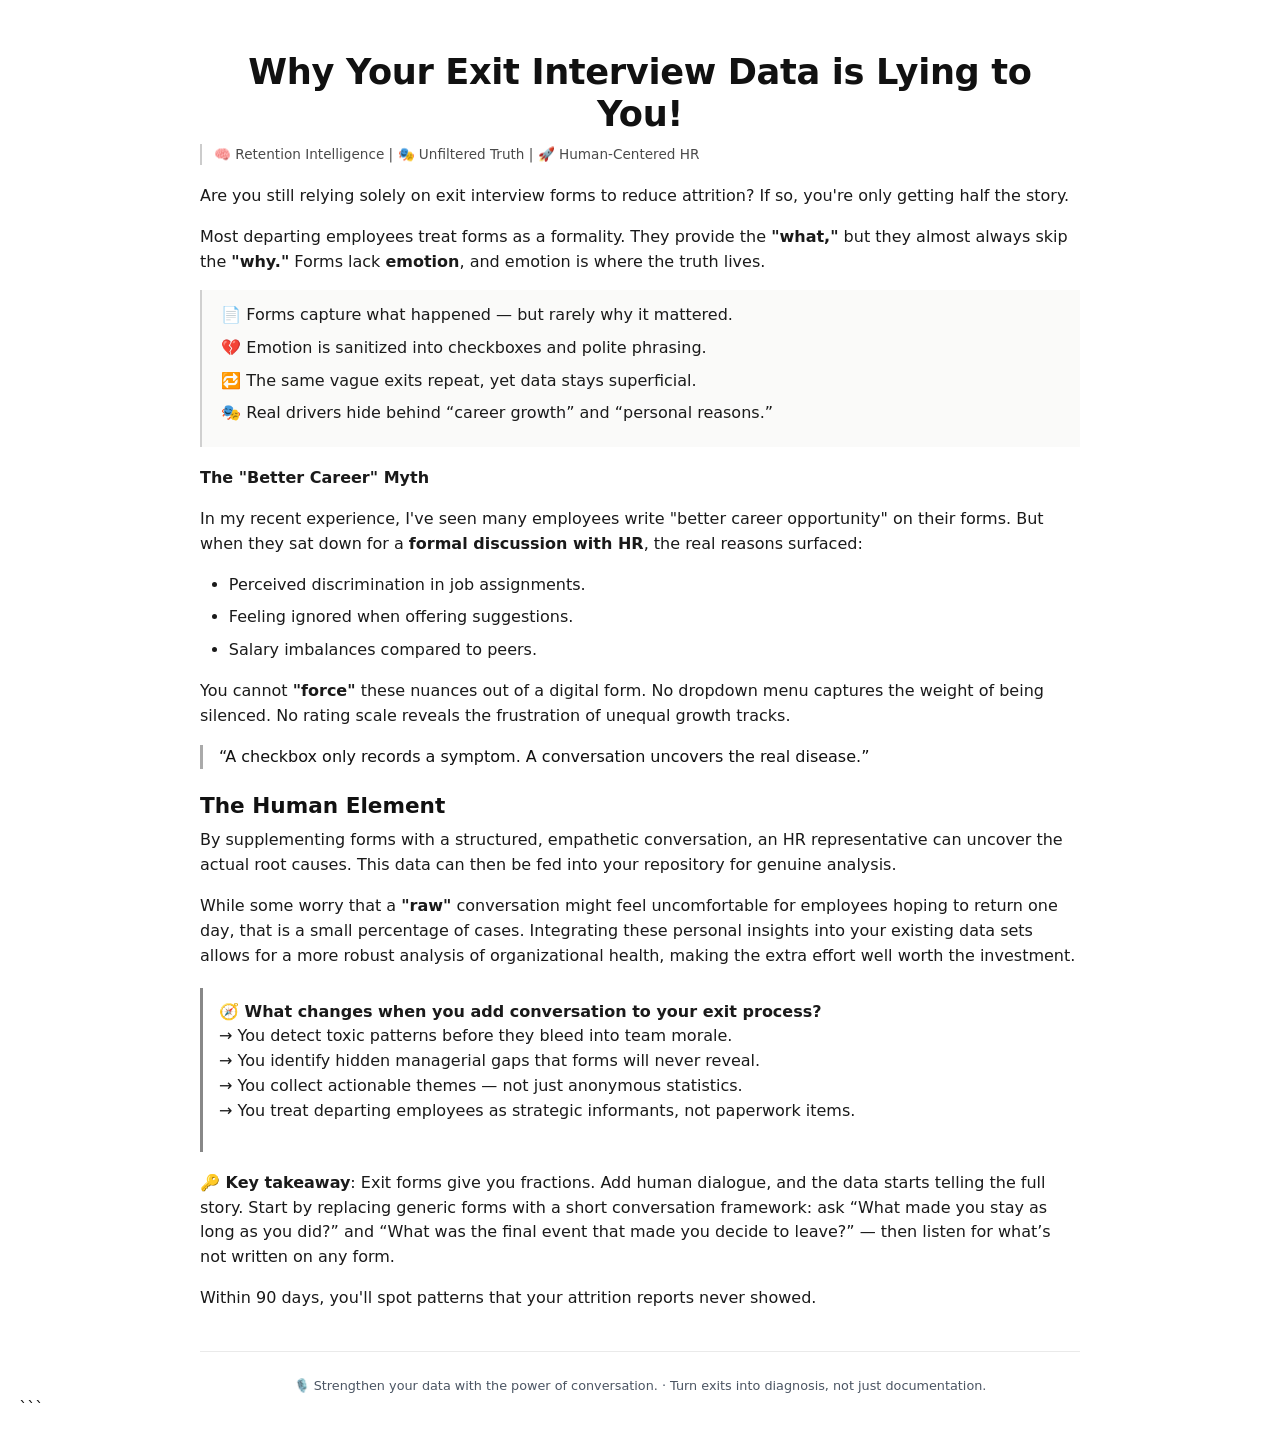
<file: blogs/exit_interview/index.html>
<!DOCTYPE html>
<html lang="en">
<head>
    <meta charset="UTF-8">
    <meta name="viewport" content="width=device-width, initial-scale=1.0">
    <title>Why Your Exit Interview Data is Lying to You · HR Intelligence</title>
    <style>
        * {
            margin: 0;
            padding: 0;
            box-sizing: border-box;
        }

        body {
            background: #ffffff;
            font-family: system-ui, -apple-system, 'Segoe UI', Roboto, 'Helvetica Neue', sans-serif;
            color: #111;
            line-height: 1.55;
            padding: 2rem 1.2rem;
        }

        .simple-content {
            max-width: 880px;
            margin: 0 auto;
            background: white;
        }

        h1 {
            font-size: 2.2rem;
            font-weight: 600;
            margin: 1.2rem 0 0.5rem 0;
            line-height: 1.2;
            letter-spacing: -0.01em;
        }

        h2 {
            font-size: 1.7rem;
            font-weight: 600;
            margin: 1.4rem 0 0.6rem 0;
            border-bottom: 1px solid #e2e2e2;
            padding-bottom: 0.2rem;
        }

        h3 {
            font-size: 1.35rem;
            font-weight: 600;
            margin: 1.2rem 0 0.4rem 0;
        }

        p, li, .meta-text {
            font-size: 1rem;
            margin-bottom: 1rem;
            color: #1a1a1a;
        }

        ul, ol {
            margin: 0.75rem 0 1rem 1.8rem;
        }
        li {
            margin-bottom: 0.5rem;
        }

        a {
            color: #0066cc;
            text-decoration: underline;
            text-underline-offset: 2px;
        }
        a:hover {
            color: #004499;
        }

        img {
            max-width: 100%;
            height: auto;
            display: block;
            margin: 1rem 0;
            border: 1px solid #ddd;
            border-radius: 0;
        }

        hr {
            margin: 2rem 0 1.5rem;
            border: 0;
            height: 1px;
            background: #ddd;
        }

        .post-meta-plain {
            font-size: 0.85rem;
            color: #4a4a4a;
            margin: 0.3rem 0 1.2rem 0;
            border-left: 2px solid #ccc;
            padding-left: 0.75rem;
        }

        .simple-quote {
            margin: 1rem 0;
            font-style: normal;
            border-left: 3px solid #aaa;
            padding-left: 1rem;
            background: transparent;
        }

        .footer-simple {
            margin-top: 2.5rem;
            font-size: 0.8rem;
            color: #4b5563;
            border-top: 1px solid #eaeaea;
            padding-top: 1.5rem;
            text-align: center;
        }
        
        .highlight-thought {
            margin: 1.2rem 0;
            padding: 0.75rem 0 0.75rem 1rem;
            border-left: 3px solid #888;
            background: transparent;
        }

        .jd-benefits-grid {
            margin: 1rem 0 1.2rem 0;
            background: #fafaf9;
            padding: 0.8rem 1.2rem;
            border-radius: 0;
            border-left: 2px solid #d0d0d0;
        }

        .jd-benefits-grid p {
            margin-bottom: 0.5rem;
        }

        .exit-myth-grid {
            margin: 1rem 0 1.2rem 0;
            background: #fafaf9;
            padding: 0.8rem 1.2rem;
            border-radius: 0;
            border-left: 2px solid #d0d0d0;
        }
        .exit-myth-grid p {
            margin-bottom: 0.5rem;
        }
    </style>
</head>
<body>
<div class="simple-content">
    
    <h1 style="text-align: center;">Why Your Exit Interview Data is Lying to You!</h1>
    <div class="post-meta-plain">
        🧠 Retention Intelligence | 🎭 Unfiltered Truth | 🚀 Human-Centered HR
    </div>
    
    <p>Are you still relying solely on exit interview forms to reduce attrition? If so, you're only getting half the story.</p>
    
    <p>Most departing employees treat forms as a formality. They provide the <strong>"what,"</strong> but they almost always skip the <strong>"why."</strong> Forms lack <strong>emotion</strong>, and emotion is where the truth lives.</p>
    
    <div class="exit-myth-grid">
        <p>📄 Forms capture what happened — but rarely why it mattered.</p>
        <p>💔 Emotion is sanitized into checkboxes and polite phrasing.</p>
        <p>🔁 The same vague exits repeat, yet data stays superficial.</p>
        <p>🎭 Real drivers hide behind “career growth” and “personal reasons.”</p>
    </div>
    
    <p><strong>The "Better Career" Myth</strong></p>
    
    <p>In my recent experience, I've seen many employees write "better career opportunity" on their forms. But when they sat down for a <strong>formal discussion with HR</strong>, the real reasons surfaced:</p>
    
    <ul>
        <li>Perceived discrimination in job assignments.</li>
        <li>Feeling ignored when offering suggestions.</li>
        <li>Salary imbalances compared to peers.</li>
    </ul>
    
    <p>You cannot <strong>"force"</strong> these nuances out of a digital form. No dropdown menu captures the weight of being silenced. No rating scale reveals the frustration of unequal growth tracks.</p>
    
    <div class="simple-quote">
        “A checkbox only records a symptom. A conversation uncovers the real disease.”
    </div>
    
    <h3>The Human Element</h3>
    
    <p>By supplementing forms with a structured, empathetic conversation, an HR representative can uncover the actual root causes. This data can then be fed into your repository for genuine analysis.</p>
    
    <p>While some worry that a <strong>"raw"</strong> conversation might feel uncomfortable for employees hoping to return one day, that is a small percentage of cases. Integrating these personal insights into your existing data sets allows for a more robust analysis of organizational health, making the extra effort well worth the investment.</p>
    
    <div class="highlight-thought">
        <p><strong>🧭 What changes when you add conversation to your exit process?</strong><br>
        → You detect toxic patterns before they bleed into team morale.<br>
        → You identify hidden managerial gaps that forms will never reveal.<br>
        → You collect actionable themes — not just anonymous statistics.<br>
        → You treat departing employees as strategic informants, not paperwork items.</p>
    </div>
    
    
    <p><strong>🔑 Key takeaway</strong>: Exit forms give you fractions. Add human dialogue, and the data starts telling the full story. Start by replacing generic forms with a short conversation framework: ask “What made you stay as long as you did?” and “What was the final event that made you decide to leave?” — then listen for what’s not written on any form.</p>
    
    <p>Within 90 days, you'll spot patterns that your attrition reports never showed.</p>
    
    <div class="footer-simple">
        🎙️ Strengthen your data with the power of conversation. · Turn exits into diagnosis, not just documentation.
    </div>
    
</div>
</body>
</html>
```
</file>
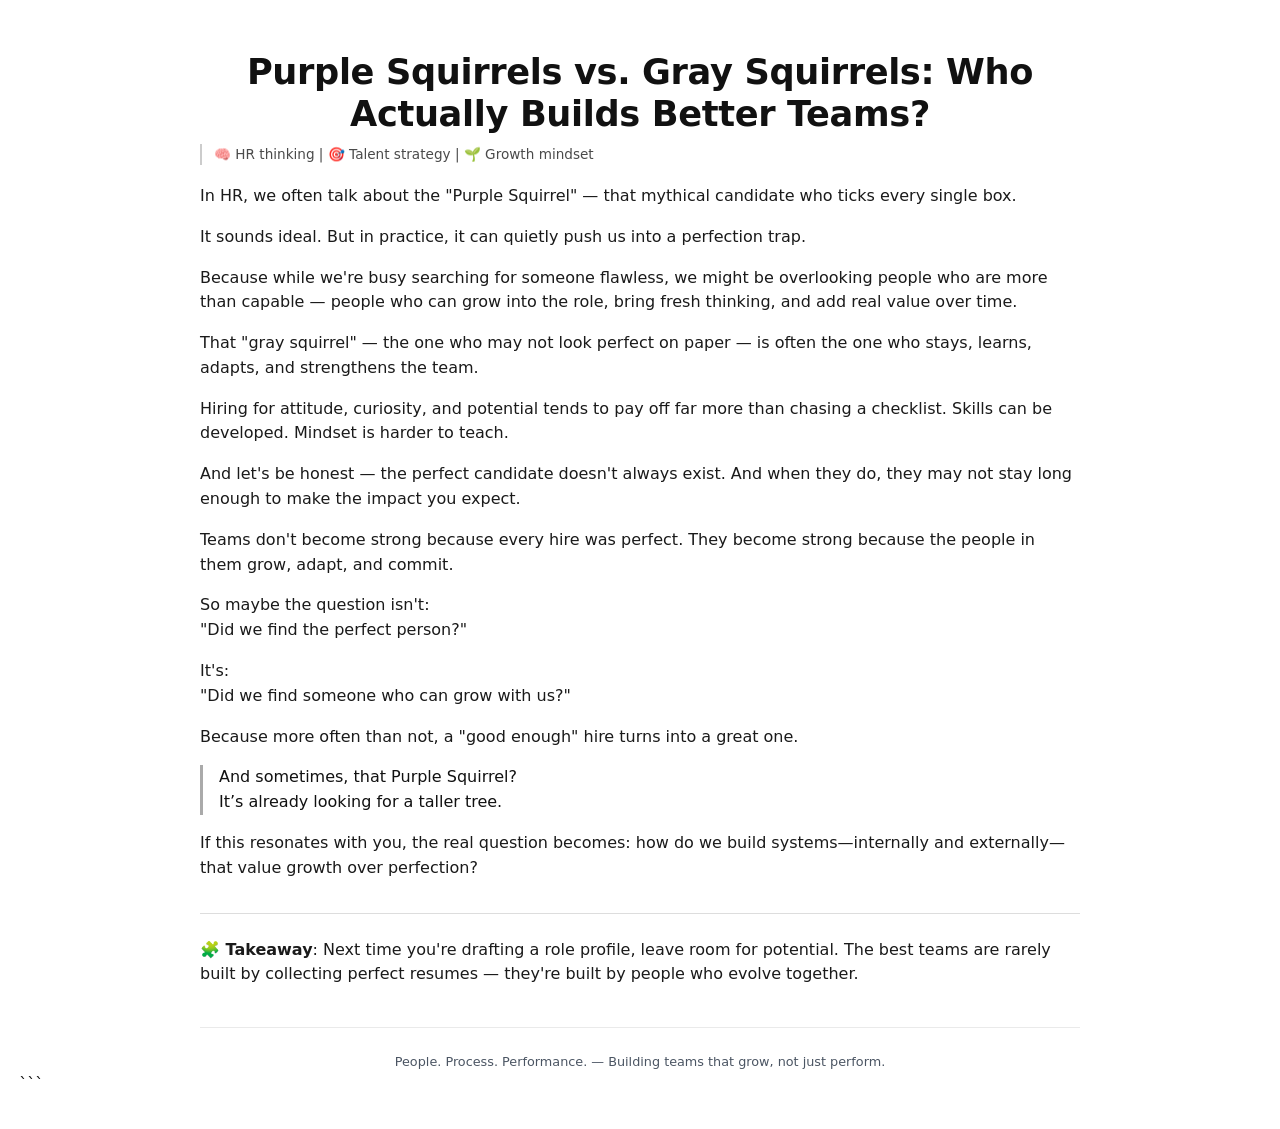
<file: blogs/purple_squirrels/index.html>
<!DOCTYPE html>
<html lang="en">
<head>
    <meta charset="UTF-8">
    <meta name="viewport" content="width=device-width, initial-scale=1.0">
    <title>Purple Squirrels vs Gray Squirrels · Work & Team Building</title>
    <style>
        * {
            margin: 0;
            padding: 0;
            box-sizing: border-box;
        }

        body {
            background: #ffffff;
            font-family: system-ui, -apple-system, 'Segoe UI', Roboto, 'Helvetica Neue', sans-serif;
            color: #111;
            line-height: 1.55;
            padding: 2rem 1.2rem;
        }

        .simple-content {
            max-width: 880px;
            margin: 0 auto;
            background: white;
        }

        h1 {
            font-size: 2.2rem;
            font-weight: 600;
            margin: 1.2rem 0 0.5rem 0;
            line-height: 1.2;
            letter-spacing: -0.01em;
        }

        h2 {
            font-size: 1.7rem;
            font-weight: 600;
            margin: 1.4rem 0 0.6rem 0;
            border-bottom: 1px solid #e2e2e2;
            padding-bottom: 0.2rem;
        }

        h3 {
            font-size: 1.35rem;
            font-weight: 600;
            margin: 1.2rem 0 0.4rem 0;
        }

        p, li, .meta-text {
            font-size: 1rem;
            margin-bottom: 1rem;
            color: #1a1a1a;
        }

        ul, ol {
            margin: 0.75rem 0 1rem 1.8rem;
        }
        li {
            margin-bottom: 0.5rem;
        }

        a {
            color: #0066cc;
            text-decoration: underline;
            text-underline-offset: 2px;
        }
        a:hover {
            color: #004499;
        }

        img {
            max-width: 100%;
            height: auto;
            display: block;
            margin: 1rem 0;
            border: 1px solid #ddd;
            border-radius: 0;
        }

        hr {
            margin: 2rem 0 1.5rem;
            border: 0;
            height: 1px;
            background: #ddd;
        }

        .post-meta-plain {
            font-size: 0.85rem;
            color: #4a4a4a;
            margin: 0.3rem 0 1.2rem 0;
            border-left: 2px solid #ccc;
            padding-left: 0.75rem;
        }

        .simple-quote {
            margin: 1rem 0;
            font-style: normal;
            border-left: 3px solid #aaa;
            padding-left: 1rem;
            background: transparent;
        }

        .footer-simple {
            margin-top: 2.5rem;
            font-size: 0.8rem;
            color: #4b5563;
            border-top: 1px solid #eaeaea;
            padding-top: 1.5rem;
            text-align: center;
        }
        
        .highlight-thought {
            margin: 1.2rem 0;
            padding: 0.75rem 0 0.75rem 1rem;
            border-left: 3px solid #888;
            background: transparent;
        }
    </style>
</head>
<body>
<div class="simple-content">
    
    <!-- main heading and subtitle -->
    <h1 style="text-align: center;">Purple Squirrels vs. Gray Squirrels: Who Actually Builds Better Teams?</h1>
    <div class="post-meta-plain">
        🧠 HR thinking | 🎯 Talent strategy | 🌱 Growth mindset
    </div>
    
    <!-- opening essay content (full original text, no formatting loss) -->
    <p>In HR, we often talk about the "Purple Squirrel" — that mythical candidate who ticks every single box.</p>
    
    <p>It sounds ideal. But in practice, it can quietly push us into a perfection trap.</p>
    
    <p>Because while we're busy searching for someone flawless, we might be overlooking people who are more than capable — people who can grow into the role, bring fresh thinking, and add real value over time.</p>
    
    <p>That "gray squirrel" — the one who may not look perfect on paper — is often the one who stays, learns, adapts, and strengthens the team.</p>
    
    <p>Hiring for attitude, curiosity, and potential tends to pay off far more than chasing a checklist. Skills can be developed. Mindset is harder to teach.</p>
    
    <p>And let's be honest — the perfect candidate doesn't always exist. And when they do, they may not stay long enough to make the impact you expect.</p>
    
    <p>Teams don't become strong because every hire was perfect. They become strong because the people in them grow, adapt, and commit.</p>
    
    <p>So maybe the question isn't:<br>
    "Did we find the perfect person?"</p>
    
    <p>It's:<br>
    "Did we find someone who can grow with us?"</p>
    
    <p>Because more often than not, a "good enough" hire turns into a great one.</p>
    
    <div class="simple-quote">
        And sometimes, that Purple Squirrel?<br>
        It’s already looking for a taller tree.
    </div>
    
    <p>If this resonates with you, the real question becomes: how do we build systems—internally and externally—that value growth over perfection?</p>
    
    <!-- optional separator to keep structure clean -->
    <hr>
    
    <!-- closing note / reflection (similar in spirit to original posts) -->
    <p><strong>🧩 Takeaway</strong>: Next time you're drafting a role profile, leave room for potential. The best teams are rarely built by collecting perfect resumes — they're built by people who evolve together.</p>
    
     
    <div class="footer-simple">
        People. Process. Performance. — Building teams that grow, not just perform.
    </div>
    
</div>
</body>
</html>
```
</file>
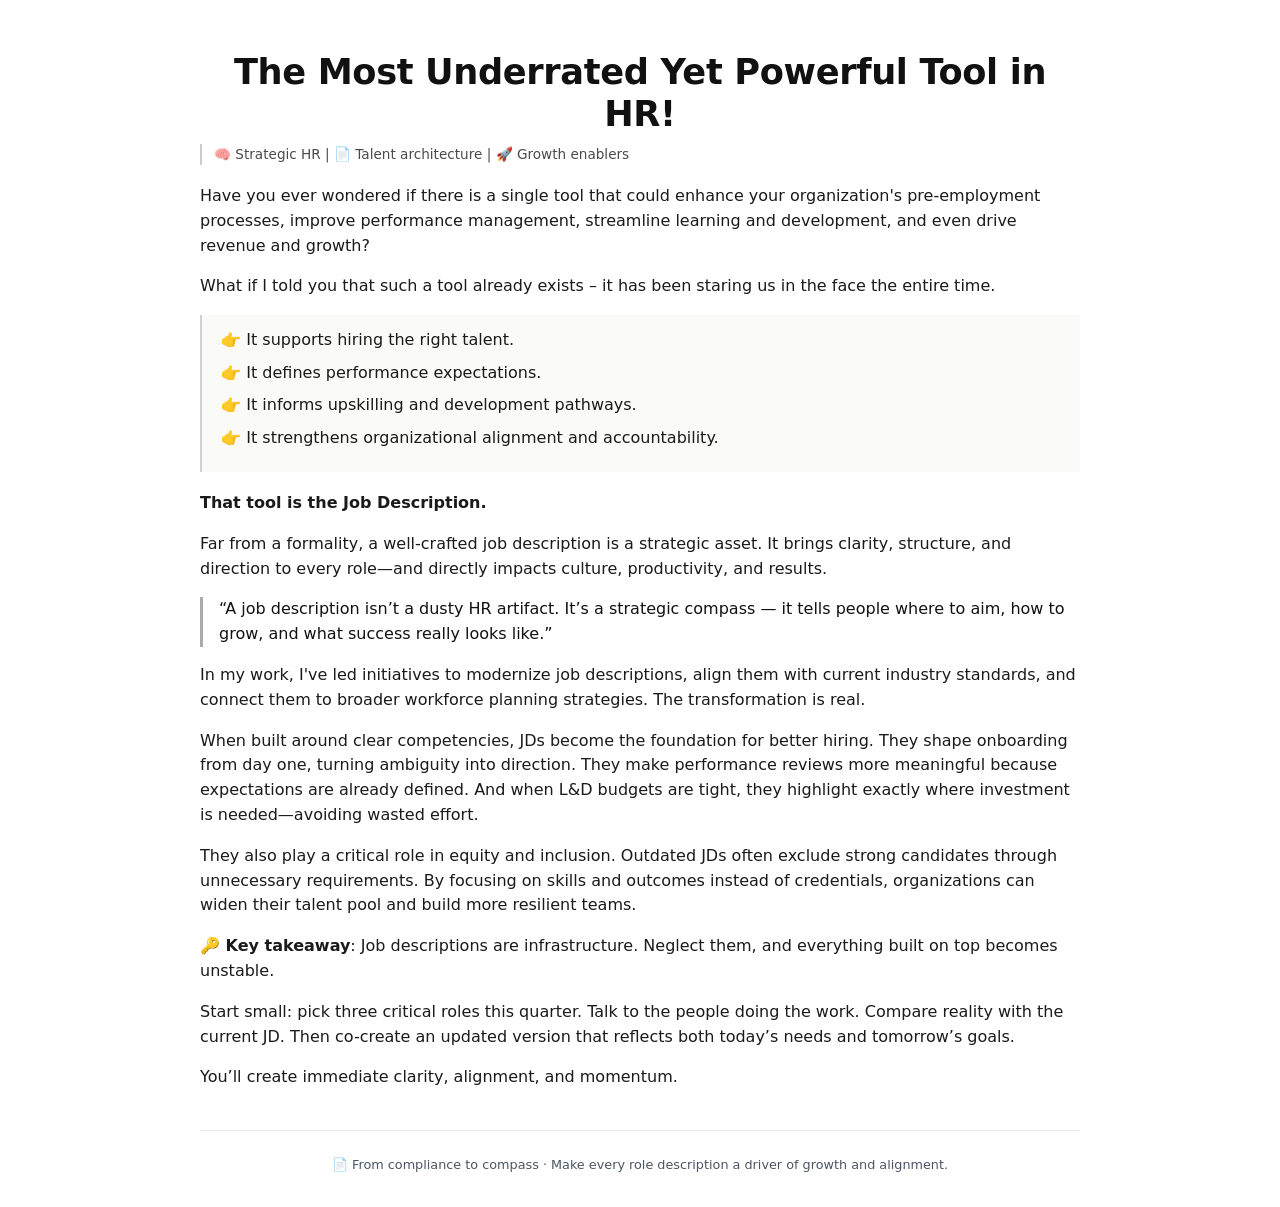
<file: blogs/one-glance-three-risks/powerfull_hr_tool/index.html>
<!DOCTYPE html>
<html lang="en">
<head>
    <meta charset="UTF-8">
    <meta name="viewport" content="width=device-width, initial-scale=1.0">
    <title>The Most Underrated Yet Powerful Tool in HR · JD Strategy & Growth</title>
    <style>
        * {
            margin: 0;
            padding: 0;
            box-sizing: border-box;
        }

        body {
            background: #ffffff;
            font-family: system-ui, -apple-system, 'Segoe UI', Roboto, 'Helvetica Neue', sans-serif;
            color: #111;
            line-height: 1.55;
            padding: 2rem 1.2rem;
        }

        .simple-content {
            max-width: 880px;
            margin: 0 auto;
            background: white;
        }

        h1 {
            font-size: 2.2rem;
            font-weight: 600;
            margin: 1.2rem 0 0.5rem 0;
            line-height: 1.2;
            letter-spacing: -0.01em;
        }

        h2 {
            font-size: 1.7rem;
            font-weight: 600;
            margin: 1.4rem 0 0.6rem 0;
            border-bottom: 1px solid #e2e2e2;
            padding-bottom: 0.2rem;
        }

        h3 {
            font-size: 1.35rem;
            font-weight: 600;
            margin: 1.2rem 0 0.4rem 0;
        }

        p, li, .meta-text {
            font-size: 1rem;
            margin-bottom: 1rem;
            color: #1a1a1a;
        }

        ul, ol {
            margin: 0.75rem 0 1rem 1.8rem;
        }
        li {
            margin-bottom: 0.5rem;
        }

        a {
            color: #0066cc;
            text-decoration: underline;
            text-underline-offset: 2px;
        }
        a:hover {
            color: #004499;
        }

        img {
            max-width: 100%;
            height: auto;
            display: block;
            margin: 1rem 0;
            border: 1px solid #ddd;
            border-radius: 0;
        }

        hr {
            margin: 2rem 0 1.5rem;
            border: 0;
            height: 1px;
            background: #ddd;
        }

        .post-meta-plain {
            font-size: 0.85rem;
            color: #4a4a4a;
            margin: 0.3rem 0 1.2rem 0;
            border-left: 2px solid #ccc;
            padding-left: 0.75rem;
        }

        .simple-quote {
            margin: 1rem 0;
            font-style: normal;
            border-left: 3px solid #aaa;
            padding-left: 1rem;
            background: transparent;
        }

        .footer-simple {
            margin-top: 2.5rem;
            font-size: 0.8rem;
            color: #4b5563;
            border-top: 1px solid #eaeaea;
            padding-top: 1.5rem;
            text-align: center;
        }
        
        .highlight-thought {
            margin: 1.2rem 0;
            padding: 0.75rem 0 0.75rem 1rem;
            border-left: 3px solid #888;
            background: transparent;
        }

        .jd-benefits-grid {
            margin: 1rem 0 1.2rem 0;
            background: #fafaf9;
            padding: 0.8rem 1.2rem;
            border-radius: 0;
            border-left: 2px solid #d0d0d0;
        }

        .jd-benefits-grid p {
            margin-bottom: 0.5rem;
        }
    </style>
</head>
<body>
<div class="simple-content">
    
    <h1 style="text-align: center;">The Most Underrated Yet Powerful Tool in HR!</h1>
    <div class="post-meta-plain">
        🧠 Strategic HR | 📄 Talent architecture | 🚀 Growth enablers
    </div>
    
    <p>Have you ever wondered if there is a single tool that could enhance your organization's pre-employment processes, improve performance management, streamline learning and development, and even drive revenue and growth?</p>
    
    <p>What if I told you that such a tool already exists – it has been staring us in the face the entire time.</p>
    
    <div class="jd-benefits-grid">
        <p>👉 It supports hiring the right talent.</p>
        <p>👉 It defines performance expectations.</p>
        <p>👉 It informs upskilling and development pathways.</p>
        <p>👉 It strengthens organizational alignment and accountability.</p>
    </div>
    
    <p><strong>That tool is the Job Description.</strong></p>
    
    <p>Far from a formality, a well-crafted job description is a strategic asset. It brings clarity, structure, and direction to every role—and directly impacts culture, productivity, and results.</p>
    
    <div class="simple-quote">
        “A job description isn’t a dusty HR artifact. It’s a strategic compass — it tells people where to aim, how to grow, and what success really looks like.”
    </div>
    
    <p>In my work, I've led initiatives to modernize job descriptions, align them with current industry standards, and connect them to broader workforce planning strategies. The transformation is real.</p>
    
    <p>When built around clear competencies, JDs become the foundation for better hiring. They shape onboarding from day one, turning ambiguity into direction. They make performance reviews more meaningful because expectations are already defined. And when L&D budgets are tight, they highlight exactly where investment is needed—avoiding wasted effort.</p>
    
    <p>They also play a critical role in equity and inclusion. Outdated JDs often exclude strong candidates through unnecessary requirements. By focusing on skills and outcomes instead of credentials, organizations can widen their talent pool and build more resilient teams.</p>
    
    
    <p><strong>🔑 Key takeaway</strong>: Job descriptions are infrastructure. Neglect them, and everything built on top becomes unstable.</p>
    
    <p>Start small: pick three critical roles this quarter. Talk to the people doing the work. Compare reality with the current JD. Then co-create an updated version that reflects both today’s needs and tomorrow’s goals.</p>
    
    <p>You’ll create immediate clarity, alignment, and momentum.</p>

    <div class="footer-simple">
        📄 From compliance to compass · Make every role description a driver of growth and alignment.
    </div>
    
</div>
</body>
</html>
</file>
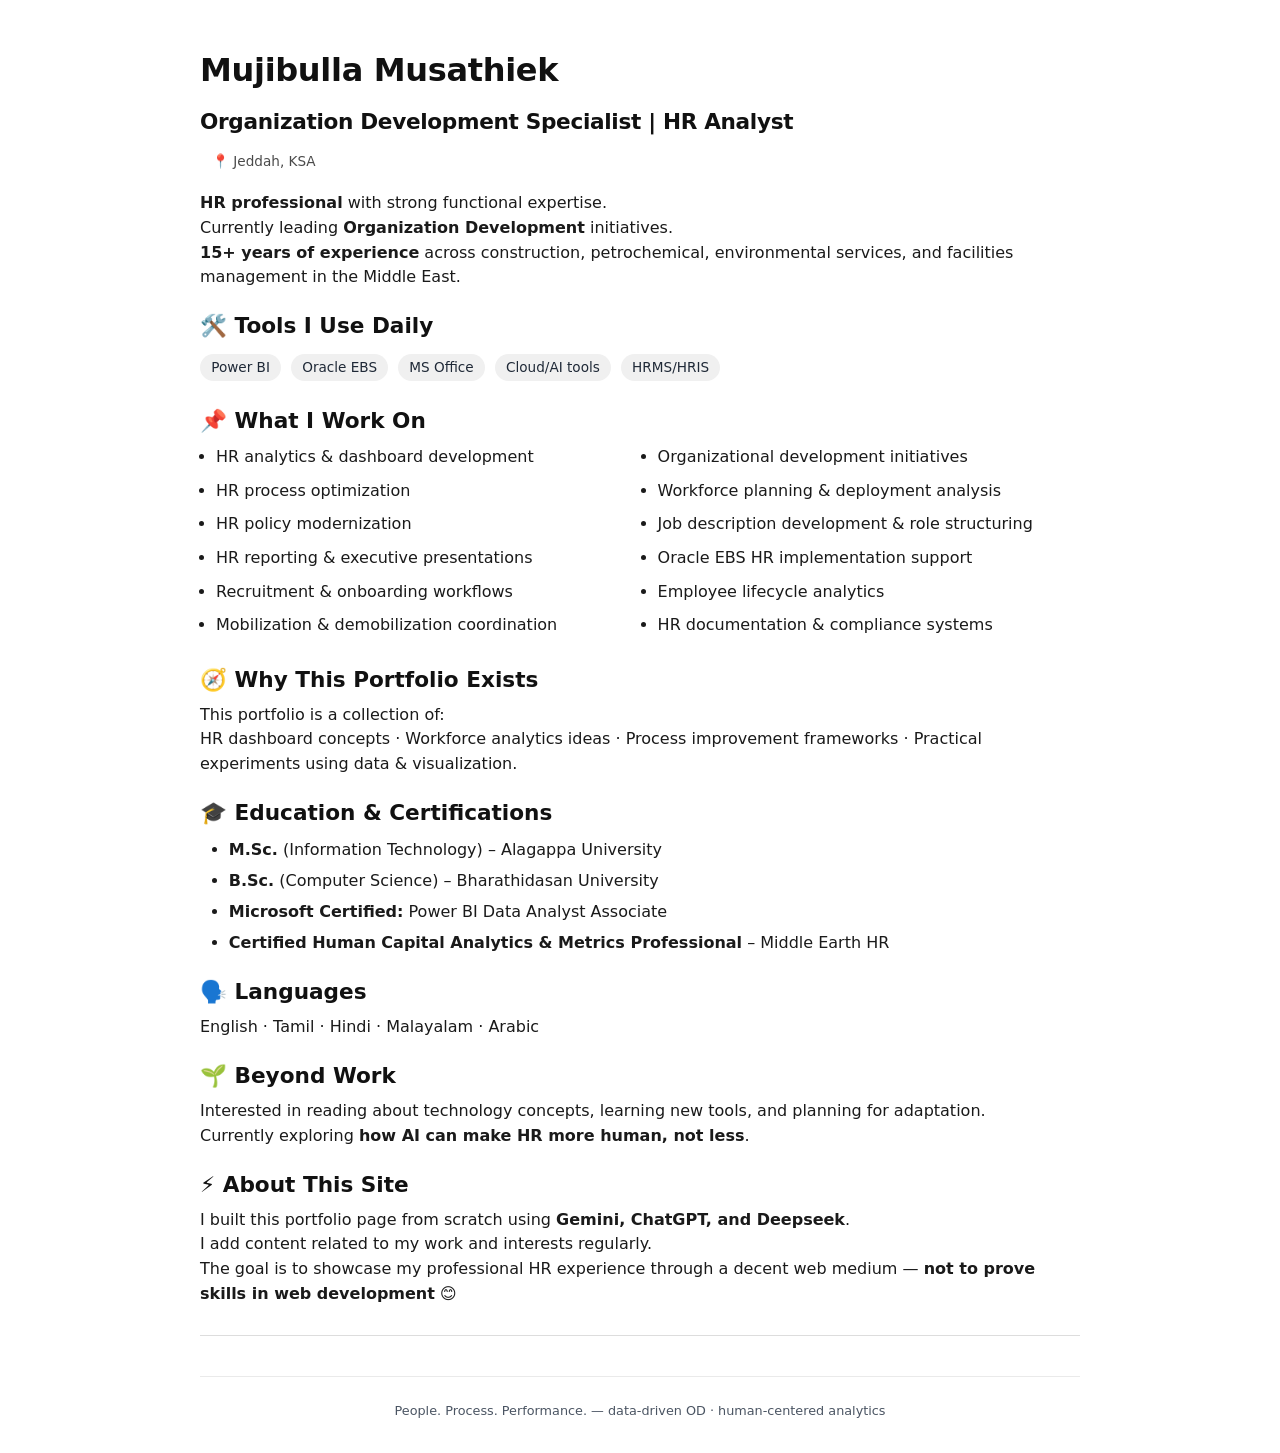
<file: aboutme.html>
<!DOCTYPE html>
<html lang="en">
<head>
    <meta charset="UTF-8">
    <meta name="viewport" content="width=device-width, initial-scale=1.0">
    <title>About Me · Mujibulla M · HR & Organization Development</title>
    <style>
        * {
            margin: 0;
            padding: 0;
            box-sizing: border-box;
        }

        body {
            background: #ffffff;
            font-family: system-ui, -apple-system, 'Segoe UI', Roboto, 'Helvetica Neue', sans-serif;
            color: #111;
            line-height: 1.55;
            padding: 2rem 1.2rem;
        }

        .simple-content {
            max-width: 880px;
            margin: 0 auto;
            background: white;
        }

        h1 {
            font-size: 2rem;
            font-weight: 600;
            margin: 1.2rem 0 0.25rem 0;
            line-height: 1.2;
            letter-spacing: -0.01em;
        }

        h2 {
            font-size: 1.7rem;
            font-weight: 600;
            margin: 1.4rem 0 0.6rem 0;
            border-bottom: 1px solid #e2e2e2;
            padding-bottom: 0.2rem;
        }

        h3 {
            font-size: 1.35rem;
            font-weight: 600;
            margin: 1.2rem 0 0.4rem 0;
        }

        p, li, .meta-text {
            font-size: 1rem;
            margin-bottom: 1rem;
            color: #1a1a1a;
        }

        ul, ol {
            margin: 0.5rem 0 0.75rem 1.8rem;
        }
        li {
            margin-bottom: 0.4rem;
        }

        a {
            color: #0066cc;
            text-decoration: underline;
            text-underline-offset: 2px;
        }
        a:hover {
            color: #004499;
        }

        hr {
            margin: 1.8rem 0 1.2rem;
            border: 0;
            height: 1px;
            background: #ddd;
        }

        .post-meta-plain {
            font-size: 0.85rem;
            color: #4a4a4a;
            margin: 0.2rem 0 1.2rem 0;
            border-left: 0px solid #ccc;
            padding-left: 0.75rem;
        }

        .simple-quote {
            margin: 1rem 0;
            font-style: normal;
            border-left: 3px solid #aaa;
            padding-left: 1rem;
            background: transparent;
        }

        .footer-simple {
            margin-top: 2.5rem;
            font-size: 0.8rem;
            color: #4b5563;
            border-top: 1px solid #eaeaea;
            padding-top: 1.5rem;
            text-align: center;
        }
        
        .highlight-thought {
            margin: 1.2rem 0;
            padding: 0.75rem 0 0.75rem 1rem;
            border-left: 3px solid #888;
            background: transparent;
        }

        /* tool-badge styling (optional) */
        .tool-badge {
            display: inline-block;
            background: #f0f0f0;
            padding: 0.2rem 0.7rem;
            margin: 0.2rem 0.3rem 0.2rem 0;
            border-radius: 20px;
            font-size: 0.85rem;
            font-weight: 450;
            color: #1f2937;
        }

        .two-col-list {
            display: grid;
            grid-template-columns: repeat(2, 1fr);
            gap: 0.2rem 1.2rem;
            margin: 0.5rem 0 0.75rem 1rem;
        }
        .two-col-list li {
            margin-bottom: 0.35rem;
        }

        @media (max-width: 600px) {
            .two-col-list {
                grid-template-columns: 1fr;
                margin-left: 1rem;
            }
            body {
                padding: 1.2rem;
            }
            h1 {
                font-size: 1.8rem;
            }
        }
    </style>
</head>
<body>
<div class="simple-content">
    
    <!-- title & subtile: clean, direct -->
    <h1>Mujibulla Musathiek <span style="font-weight:500;"><p><h3>Organization Development Specialist | HR Analyst</span></h3></p></h1>
    <div class="post-meta-plain">
        📍 Jeddah, KSA
    </div>
    
    <!-- CRISP about intro: 3 lines exactly as we refined -->
    <p><strong>HR professional</strong> with strong functional expertise.<br>
    Currently leading <strong>Organization Development</strong> initiatives.<br>
    <strong>15+ years of experience</strong> across construction, petrochemical, environmental services, and facilities management in the Middle East.</p>
    
    <!-- Tools section (clean badges) -->
    <h3>🛠️ Tools I Use Daily</h3>
    <div style="margin: 0.5rem 0 0.8rem 0;">
        <span class="tool-badge">Power BI</span>
        <span class="tool-badge">Oracle EBS</span>
        <span class="tool-badge">MS Office</span>
        <span class="tool-badge">Cloud/AI tools</span>
        <span class="tool-badge">HRMS/HRIS</span>
    </div>
    
    <!-- What I Work On: two-column for crisp density but fully readable -->
    <h3>📌 What I Work On</h3>
    <ul class="two-col-list">
        <li>HR analytics & dashboard development</li>
        <li>Organizational development initiatives</li>
        <li>HR process optimization</li>
        <li>Workforce planning & deployment analysis</li>
        <li>HR policy modernization</li>
        <li>Job description development & role structuring</li>
        <li>HR reporting & executive presentations</li>
        <li>Oracle EBS HR implementation support</li>
        <li>Recruitment & onboarding workflows</li>
        <li>Employee lifecycle analytics</li>
        <li>Mobilization & demobilization coordination</li>
        <li>HR documentation & compliance systems</li>
    </ul>
    
    <!-- Why this portfolio exists (authentic tone) -->
    <h3>🧭 Why This Portfolio Exists</h3>
    <p>This portfolio is a collection of:<br>
    HR dashboard concepts · Workforce analytics ideas · Process improvement frameworks · Practical experiments using data & visualization.</p>
    
    <!-- Education & certifications (structured with em dash for readability) -->
    <h3>🎓 Education & Certifications</h3>
    <ul>
        <li><strong>M.Sc.</strong> (Information Technology) – Alagappa University</li>
        <li><strong>B.Sc.</strong> (Computer Science) – Bharathidasan University</li>
        <li><strong>Microsoft Certified:</strong> Power BI Data Analyst Associate</li>
        <li><strong>Certified Human Capital Analytics & Metrics Professional</strong> – Middle Earth HR</li>
    </ul>
    
    <!-- Languages: inline format -->
    <h3>🗣️ Languages</h3>
    <p>English · Tamil · Hindi · Malayalam · Arabic</p>
    
    <!-- Beyond work / personal learning -->
    <h3>🌱 Beyond Work</h3>
    <p>Interested in reading about technology concepts, learning new tools, and planning for adaptation.<br>
    Currently exploring <strong>how AI can make HR more human, not less</strong>.</p>
    
    <!-- About this site / transparent approach -->
    <h3>⚡ About This Site</h3>
    <p>I built this portfolio page from scratch using <strong>Gemini, ChatGPT, and Deepseek</strong>.<br>
    I add content related to my work and interests regularly.<br>
    The goal is to showcase my professional HR experience through a decent web medium — <strong>not to prove skills in web development</strong> 😊</p>
    
    <!-- subtle horizontal rule and signature / consistent with template style -->
    <hr>
    <div class="footer-simple">
        People. Process. Performance. — data-driven OD · human-centered analytics
    </div>
    
</div>
</body>
</html>
</file>
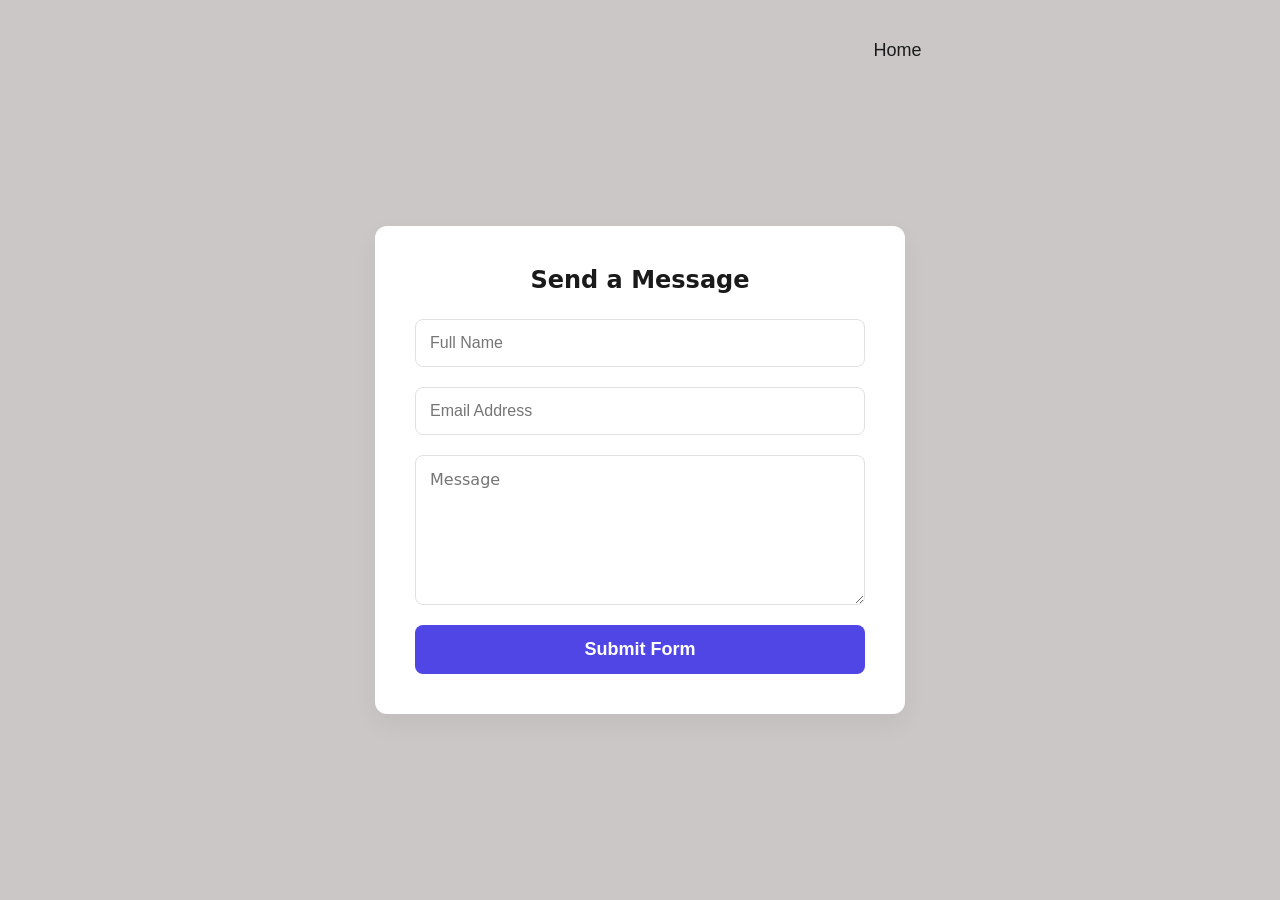
<file: contact.html>
<!DOCTYPE html>
<html lang="en">
<head>
    <meta charset="UTF-8">
    <meta name="viewport" content="width=device-width, initial-scale=1.0">
    <link rel="stylesheet" href="style.css">
    <title>Contact Me</title>
    <style>
    .main-header {
    position: absolute; /* Stays at the top even if you scroll */
    top: 0;
    left: 0;
    width: 100%;
    display: flex;
    justify-content: flex-end; /* Aligns link to the right */
    padding: 40px 28% 0;
    box-sizing: border-box;
    }

    .home_link {
    text-decoration: none;
    color: #1a1a1a;
    font-size: 18px;
    font-weight: 500;
    padding-bottom: 4px;
}
        body {
           font-family: system-ui, -apple-system, BlinkMacSystemFont, "Inter", sans-serif;
            display: flex;
            flex-direction: column;
            justify-content: center;
            align-items: center;
            min-height: 100vh;
            margin: 0;
            background-color: #ccc7c7;
        }

        
    

        .contact-container {
            background: white;
            padding: 40px;
            border-radius: 12px;
            box-shadow: 0 10px 25px rgba(0,0,0,0.05);
            width: 100%;
            max-width: 450px;
            z-index: 1;
            margin-top: 40px;
        }

        h2 {
            margin-top: 0;
            margin-bottom: 25px;
            color: #1a1a1a;
            text-align: center;
            font-size: 24px;
        }

        form {
            display: flex;
            flex-direction: column;
            width: 100%;
        }

        input, 
        textarea, 
        button {
            width: 100%; 
            box-sizing: border-box; 
            margin-bottom: 20px;
            padding: 14px;
            border: 1.5px solid #e1e1e1;
            border-radius: 8px;
            font-size: 16px;
            outline: none;
            transition: all 0.3s ease;
        }

        input:focus, textarea:focus {
            border-color: #4f46e5;
            box-shadow: 0 0 0 3px rgba(79, 70, 229, 0.1);
        }

        textarea {
            resize: vertical;
            min-height: 150px;
            font-family: inherit;
        }

        button {
            background-color: #4f46e5;
            color: white;
            border: none;
            font-weight: 600;
            cursor: pointer;
            margin-bottom: 0;
            font-size: 18px;
        }

        button:hover {
            background-color: #4338ca;
            transform: translateY(-1px);
        }

        button:active {
            transform: translateY(0);
        }



   
    </style>
</head>
<body>
   
<header class="main-header">
    <nav>
    <a href="https://adigitalcanvas.github.io/hcx/" class="home_link">Home</a>
    </nav>
</header>

<div class="contact-container">

    <h2>Send a Message</h2>
    
    <form id="form" action="https://api.web3forms.com/submit" method="POST">
        <input type="hidden" name="access_key" value="1dc18d09-3194-4f40-b484-af7b3500cdca">
        <input type="hidden" name="subject" value="New Submission from GitHub Pages">
        <input type="checkbox" name="botcheck" class="hidden" style="display:none">

        <input type="text" name="name" placeholder="Full Name" required>
        <input type="email" name="email" placeholder="Email Address" required>
        <textarea name="message" placeholder="Message" required></textarea>
        
        <button type="submit">Submit Form</button>
    </form>
</div>

<script>
    window.onload = function() {
        document.getElementById("form").reset();
    };
</script>
</body>
</html>
</file>
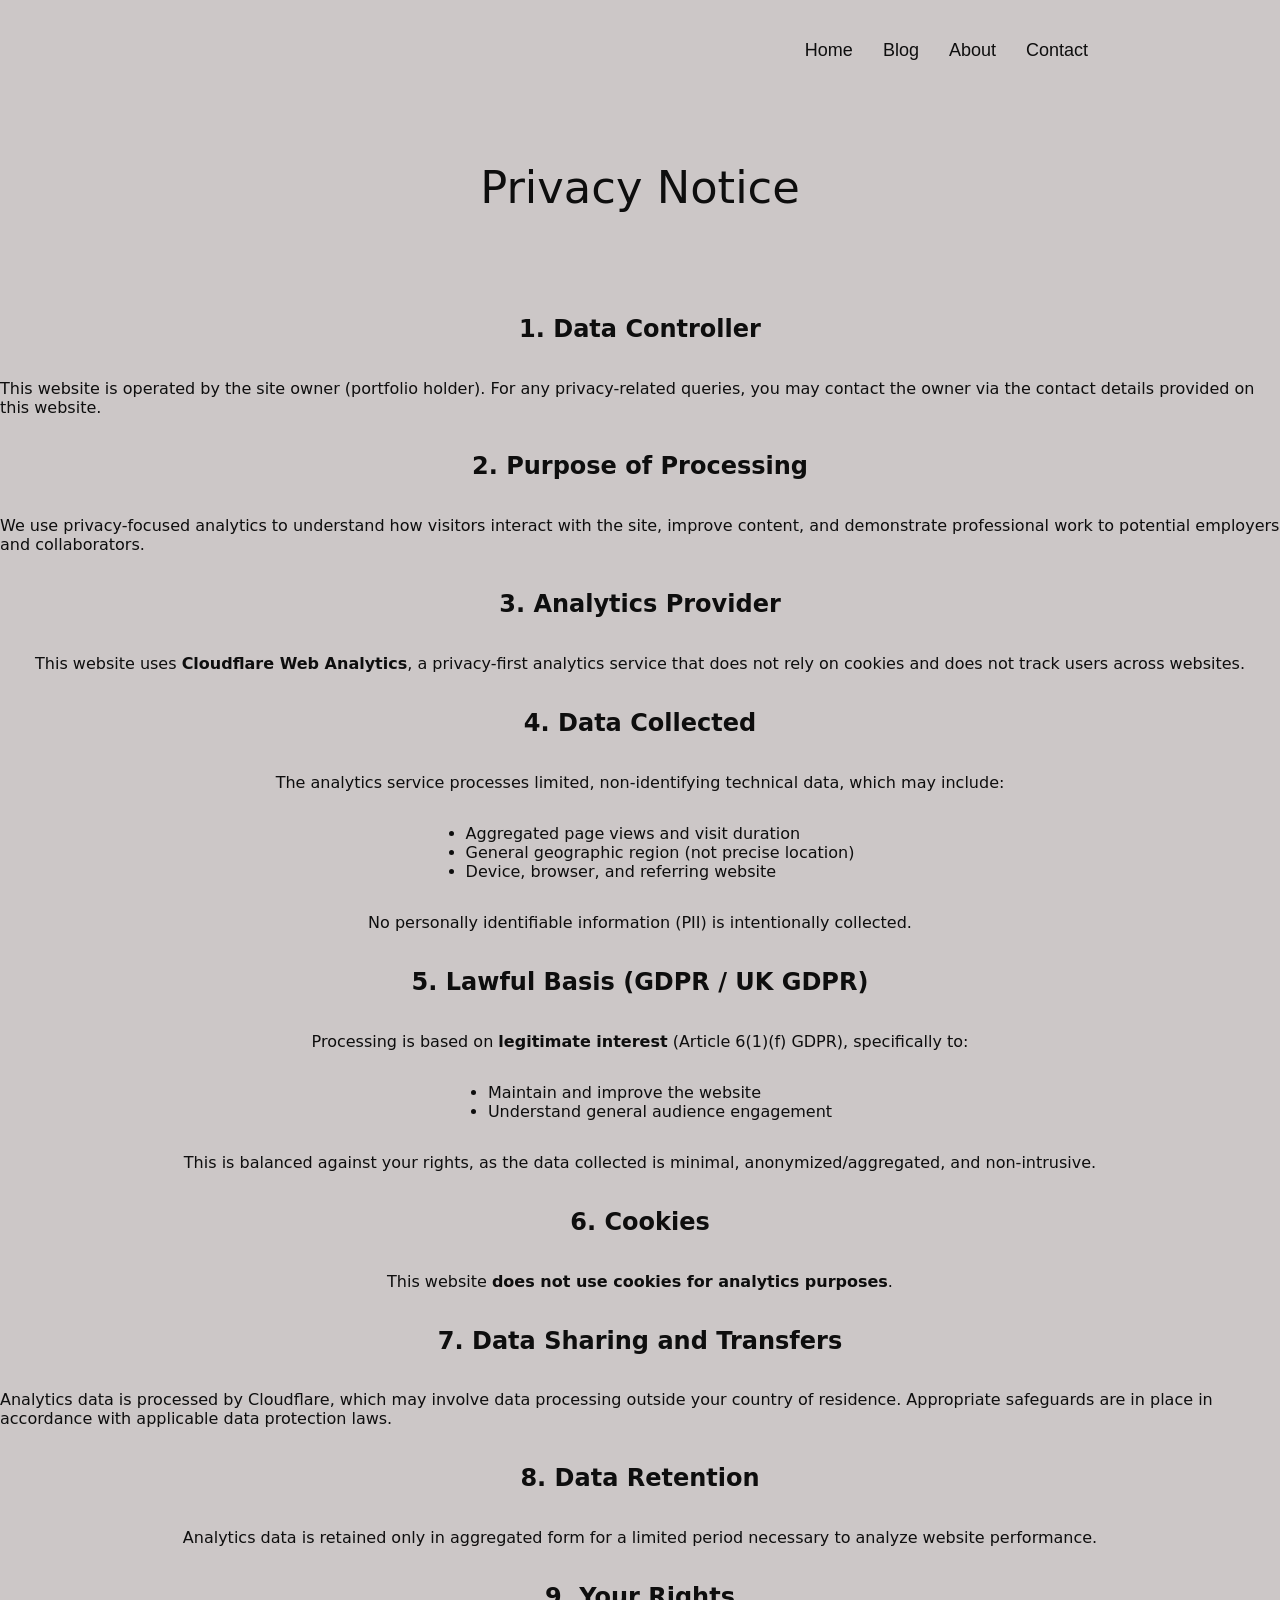
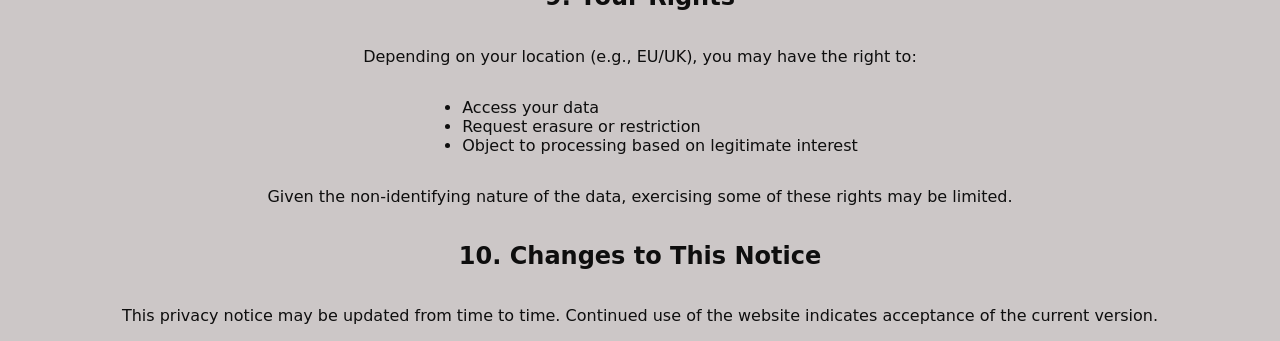
<file: privacypolicy.html>
<!DOCTYPE html>
<html lang="en">
<head>
    <meta charset="UTF-8">
    <meta name="viewport" content="width=device-width, initial-scale=1.0">
    <link rel="stylesheet" href="style.css">
    <title>Privacy Policy</title>

    <style>
        :root {
            --bg-color: #CCC7C7;
            --text-primary: #0e0e0e;
            --text-secondary: #4a4a4a;
            --border-normal: #9400D3;
            --border-hover: #00ffff;
        }
        header {
            width: 70%;
            padding: 100px 0 60px; 
            margin: 0 auto;
            text-align: center;
        }
        body {
            background-color: var(--bg-color);
            color: var(--text-primary);
            font-family: system-ui, -apple-system, BlinkMacSystemFont, "Inter", sans-serif;
            margin: 0;
            padding: 0;
            display: flex;
            flex-direction: column;
            align-items: center;
            min-height: 100vh;
        }

        nav {
            width: 100%;
            display: flex;
            color: var(--text-primary);
            font-size: 18px;
            justify-content: flex-end;
            padding: 40px 15% 0;
            box-sizing: border-box;
            gap: 30px;
        }

        .home-link:hover {
            text-decoration: underline;
        }
        
        header h1 { 
            font-size: 2.8rem; 
            margin: 0 auto 20px;
            font-weight: 400;
            line-height: 1.2;
            max-width: 800px;
        }
    </style>
</head>

<body>
    <nav>
        <a href="https://adigitalcanvas.github.io/hcx/">Home</a>
        <a href="https://adigitalcanvas.github.io/hcx/">Blog</a>
        <a href="aboutm.html">About</a>
        <a href="contact.html">Contact</a>
    </nav>
<header>
<h1 style="text-align: center;">Privacy Notice</h1>
</header>
<h2>1. Data Controller</h2>
<p data-start="278" data-end="449">This website is operated by the site owner (portfolio holder). For any privacy-related queries, you may contact the owner via the contact details provided on this website.</p>
<h2>2. Purpose of Processing</h2>
<p data-start="483" data-end="659">We use privacy-focused analytics to understand how visitors interact with the site, improve content, and demonstrate professional work to potential employers and collaborators.</p>
<h2>3. Analytics Provider</h2>
<p data-start="690" data-end="843">This website uses <strong data-start="708" data-end="736">Cloudflare Web Analytics</strong>, a privacy-first analytics service that does not rely on cookies and does not track users across websites.</p>
<h2 data-start="845" data-end="869">4. Data Collected</h2>
<p data-start="870" data-end="961">The analytics service processes limited, non-identifying technical data, which may include:</p>
<ul data-start="962" data-end="1102">
<li data-section-id="1gouxj8" data-start="962" data-end="1006">Aggregated page views and visit duration</li>
<li data-section-id="bldwf" data-start="1007" data-end="1059">General geographic region (not precise location)</li>
<li data-section-id="1ixdozc" data-start="1060" data-end="1102">Device, browser, and referring website</li>
</ul>
<p data-start="1104" data-end="1176">No personally identifiable information (PII) is intentionally collected.</p>
<h2 data-start="1178" data-end="1217">5. Lawful Basis (GDPR / UK GDPR)</h2>
<p data-start="1218" data-end="1305">Processing is based on <strong data-start="1241" data-end="1264">legitimate interest</strong> (Article 6(1)(f) GDPR), specifically to:</p>
<ul data-start="1306" data-end="1385">
<li data-section-id="1ys5y2q" data-start="1306" data-end="1342">Maintain and improve the website</li>
<li data-section-id="vzhulv" data-start="1343" data-end="1385">Understand general audience engagement</li>
</ul>
<p data-start="1387" data-end="1500">This is balanced against your rights, as the data collected is minimal, anonymized/aggregated, and non-intrusive.</p>
<h2 data-start="1502" data-end="1519">6. Cookies</h2>
<p data-start="1520" data-end="1581">This website <strong data-start="1533" data-end="1580">does not use cookies for analytics purposes</strong>.</p>
<h2 data-start="1583" data-end="1619">7. Data Sharing and Transfers</h2>
<p data-start="1620" data-end="1819">Analytics data is processed by Cloudflare, which may involve data processing outside your country of residence. Appropriate safeguards are in place in accordance with applicable data protection laws.</p>
<h2 data-start="1821" data-end="1845">8. Data Retention</h2>
<p data-start="1846" data-end="1959">Analytics data is retained only in aggregated form for a limited period necessary to analyze website performance.</p>
<h2 data-start="1961" data-end="1982">9. Your Rights</h2>
<p data-start="1983" data-end="2051">Depending on your location (e.g., EU/UK), you may have the right to:</p>
<ul data-start="2052" data-end="2161">
<li data-section-id="ol3wwd" data-start="2052" data-end="2072">Access your data</li>
<li data-section-id="1gvi8k7" data-start="2073" data-end="2107">Request erasure or restriction</li>
<li data-section-id="1yna62k" data-start="2108" data-end="2161">Object to processing based on legitimate interest</li>
</ul>
<p data-start="2163" data-end="2256">Given the non-identifying nature of the data, exercising some of these rights may be limited.</p>
<h2 data-start="2258" data-end="2291">10. Changes to This Notice</h2>
<p data-start="2292" data-end="2419">This privacy notice may be updated from time to time. Continued use of the website indicates acceptance of the current version.</p>
</body>
</html>
</file>
<file: style.css>
:root {
    --bg-color: #CCC7C7; 
    --text-primary: #0e0e0e;
}
/* This applies to every single piece of text on the site */
html, body {
    margin: 0;
    padding: 0;
    font-family: system-ui, -apple-system, BlinkMacSystemFont, "Inter", sans-serif;
    -webkit-font-smoothing: antialiased; /* Makes fonts look smoother on Mac */
}

/* Rules for all Menu links */
nav a, .menu-item {
    font-family: -apple-system, BlinkMacSystemFont, "Inter", sans-serif;
    font-size: 18px;
    font-weight: 500;
    color:var(--text-primary);
    text-decoration: none;
}

/* Rules for all Footers 
footer, .footer-text {
    font-size: 18px;
    color: black;
}*/
</file>
